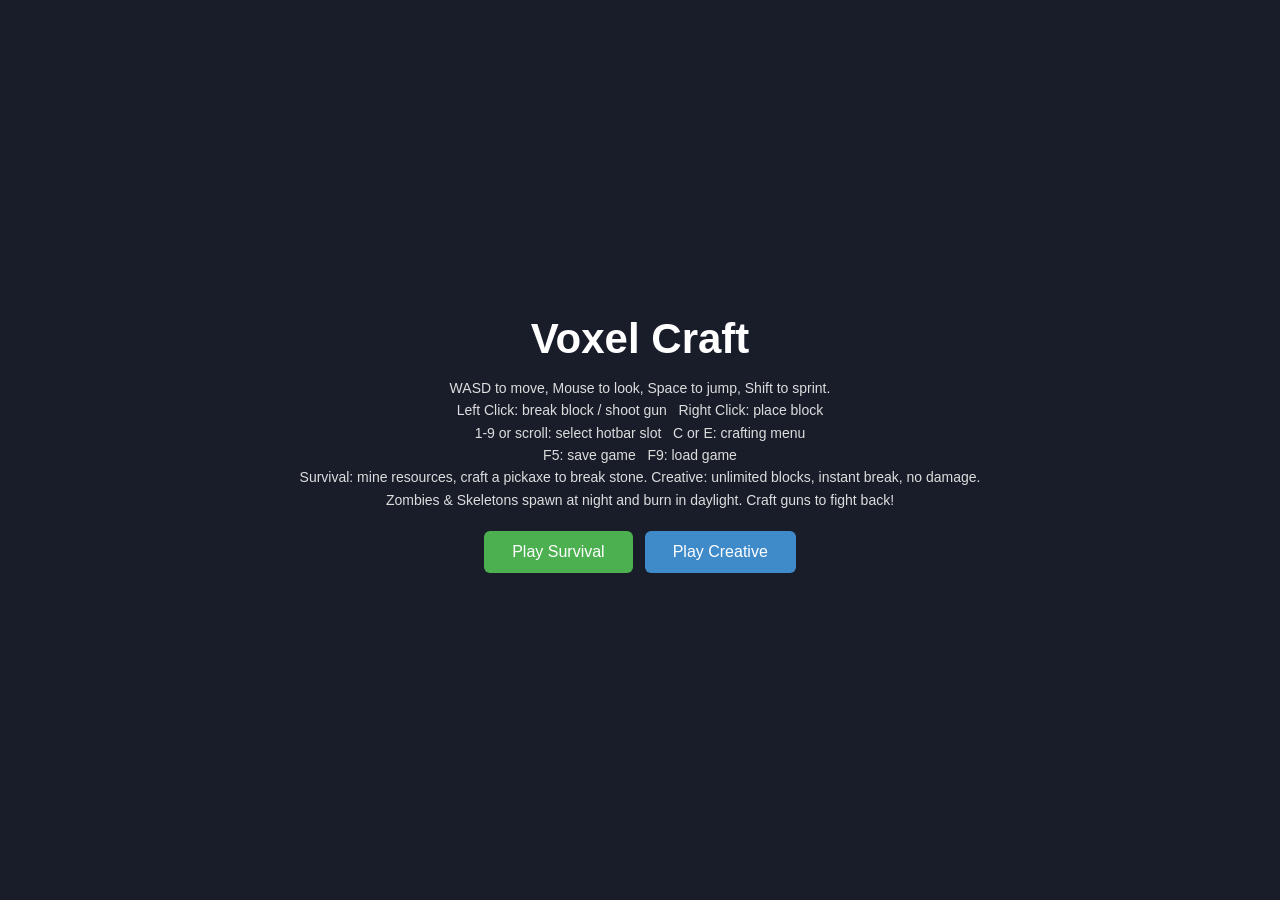
<file: index.html>
<!DOCTYPE html>
<html lang="en">
<head>
<meta charset="UTF-8">
<meta name="viewport" content="width=device-width, initial-scale=1.0">
<title>Voxel Craft</title>
<link rel="stylesheet" href="style.css">
</head>
<body>

<div id="damageFlash"></div>
<div id="crosshair"></div>

<div id="hud">
  <div id="topLeft">
    <div id="healthBar">
      <span id="healthLabel">Health</span>
      <div id="healthTrack"><div id="healthFill"></div></div>
    </div>
    <div id="resourceBar"></div>
  </div>
  <div id="topRight">
    <div id="dayNightIndicator">
      <span id="dnIcon">&#9728;</span>
      <span id="dnLabel">Day 1</span>
      <span id="modeLabel"></span>
    </div>
    <div id="saveControls">
      <button id="saveBtn">Save</button>
      <button id="loadBtn">Load</button>
      <button id="exportBtn">Export</button>
      <button id="importBtn">Import</button>
      <input type="file" id="importFile" accept=".json" style="display:none">
    </div>
  </div>
</div>

<div id="toast"></div>

<div id="hotbar"></div>

<div id="craftingPanel" class="hidden">
  <h2>Crafting</h2>
  <div id="craftResources"></div>
  <div id="craftRecipes"></div>
  <div class="hint">Press C or E to close</div>
</div>

<div id="deathScreen" class="hidden">
  <h1>You Died</h1>
  <button id="respawnBtn">Respawn</button>
</div>

<div id="startScreen">
  <h1>Voxel Craft</h1>
  <p>WASD to move, Mouse to look, Space to jump, Shift to sprint.<br>
     Left Click: break block / shoot gun &nbsp; Right Click: place block<br>
     1-9 or scroll: select hotbar slot &nbsp; C or E: crafting menu<br>
     F5: save game &nbsp; F9: load game<br>
     Survival: mine resources, craft a pickaxe to break stone. Creative: unlimited blocks, instant break, no damage.<br>
     Zombies &amp; Skeletons spawn at night and burn in daylight. Craft guns to fight back!</p>
  <div id="modeSelect">
    <button id="survivalBtn">Play Survival</button>
    <button id="creativeBtn">Play Creative</button>
  </div>
  <button id="continueBtn" class="hidden">Continue</button>
  <div id="loadHint"></div>
</div>

<script src="js/lib/three.min.js"></script>
<script src="js/noise.js"></script>
<script src="js/blocks.js"></script>
<script src="js/world.js"></script>
<script src="js/player.js"></script>
<script src="js/mobs.js"></script>
<script src="js/guns.js"></script>
<script src="js/inventory.js"></script>
<script src="js/save.js"></script>
<script src="js/ui.js"></script>
<script src="js/main.js"></script>
</body>
</html>
</file>
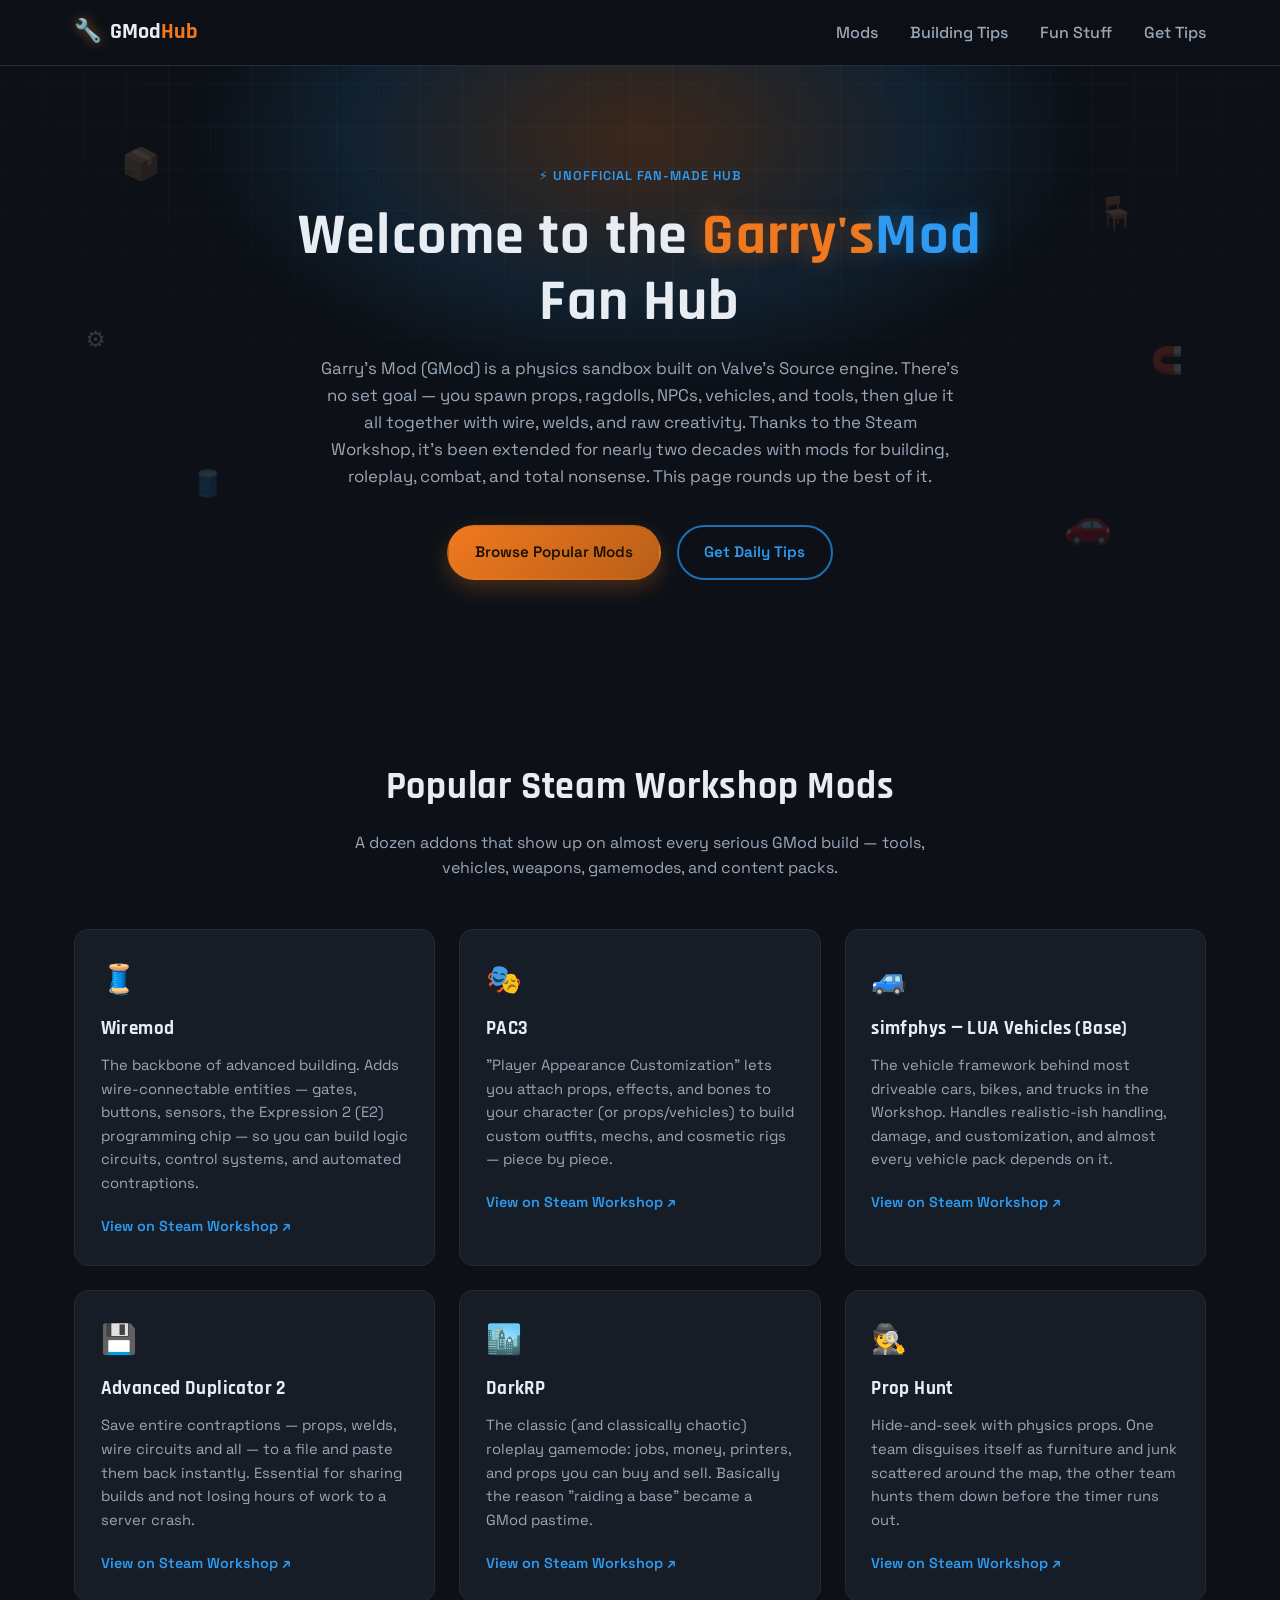
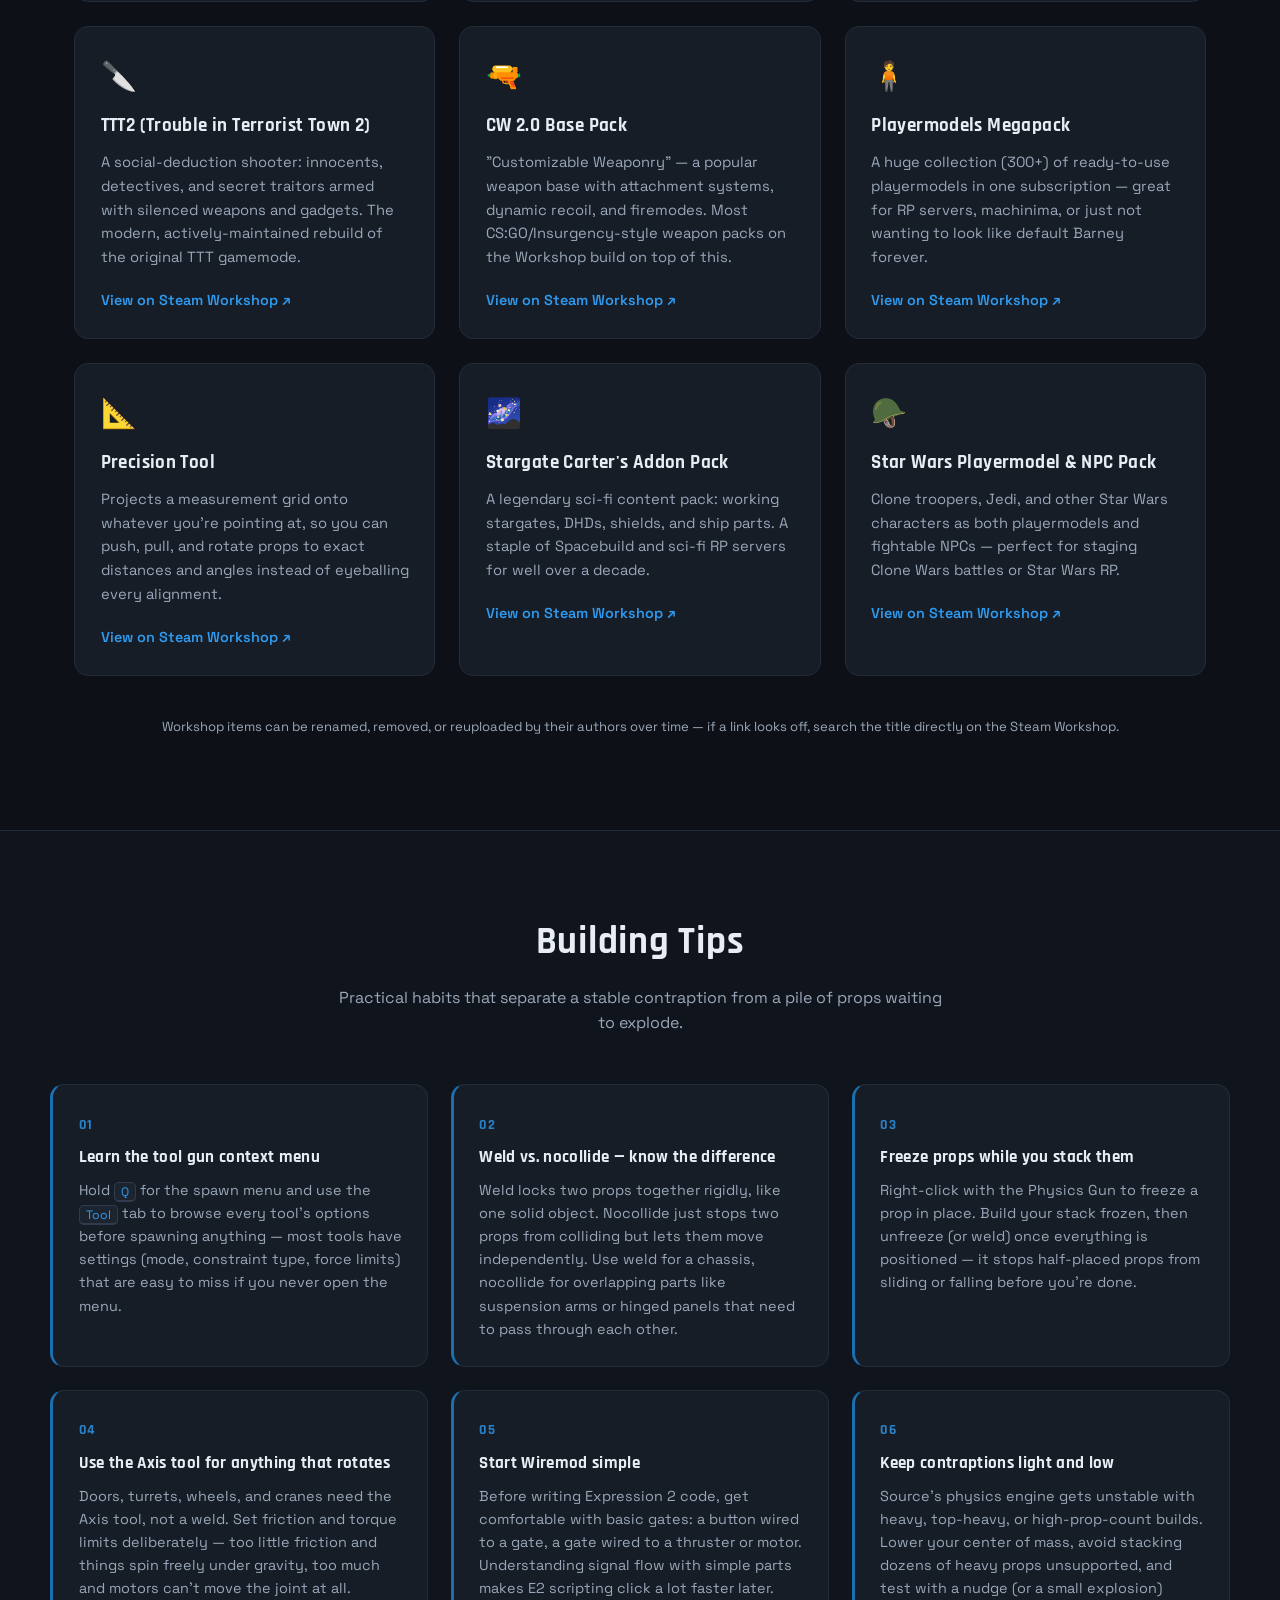
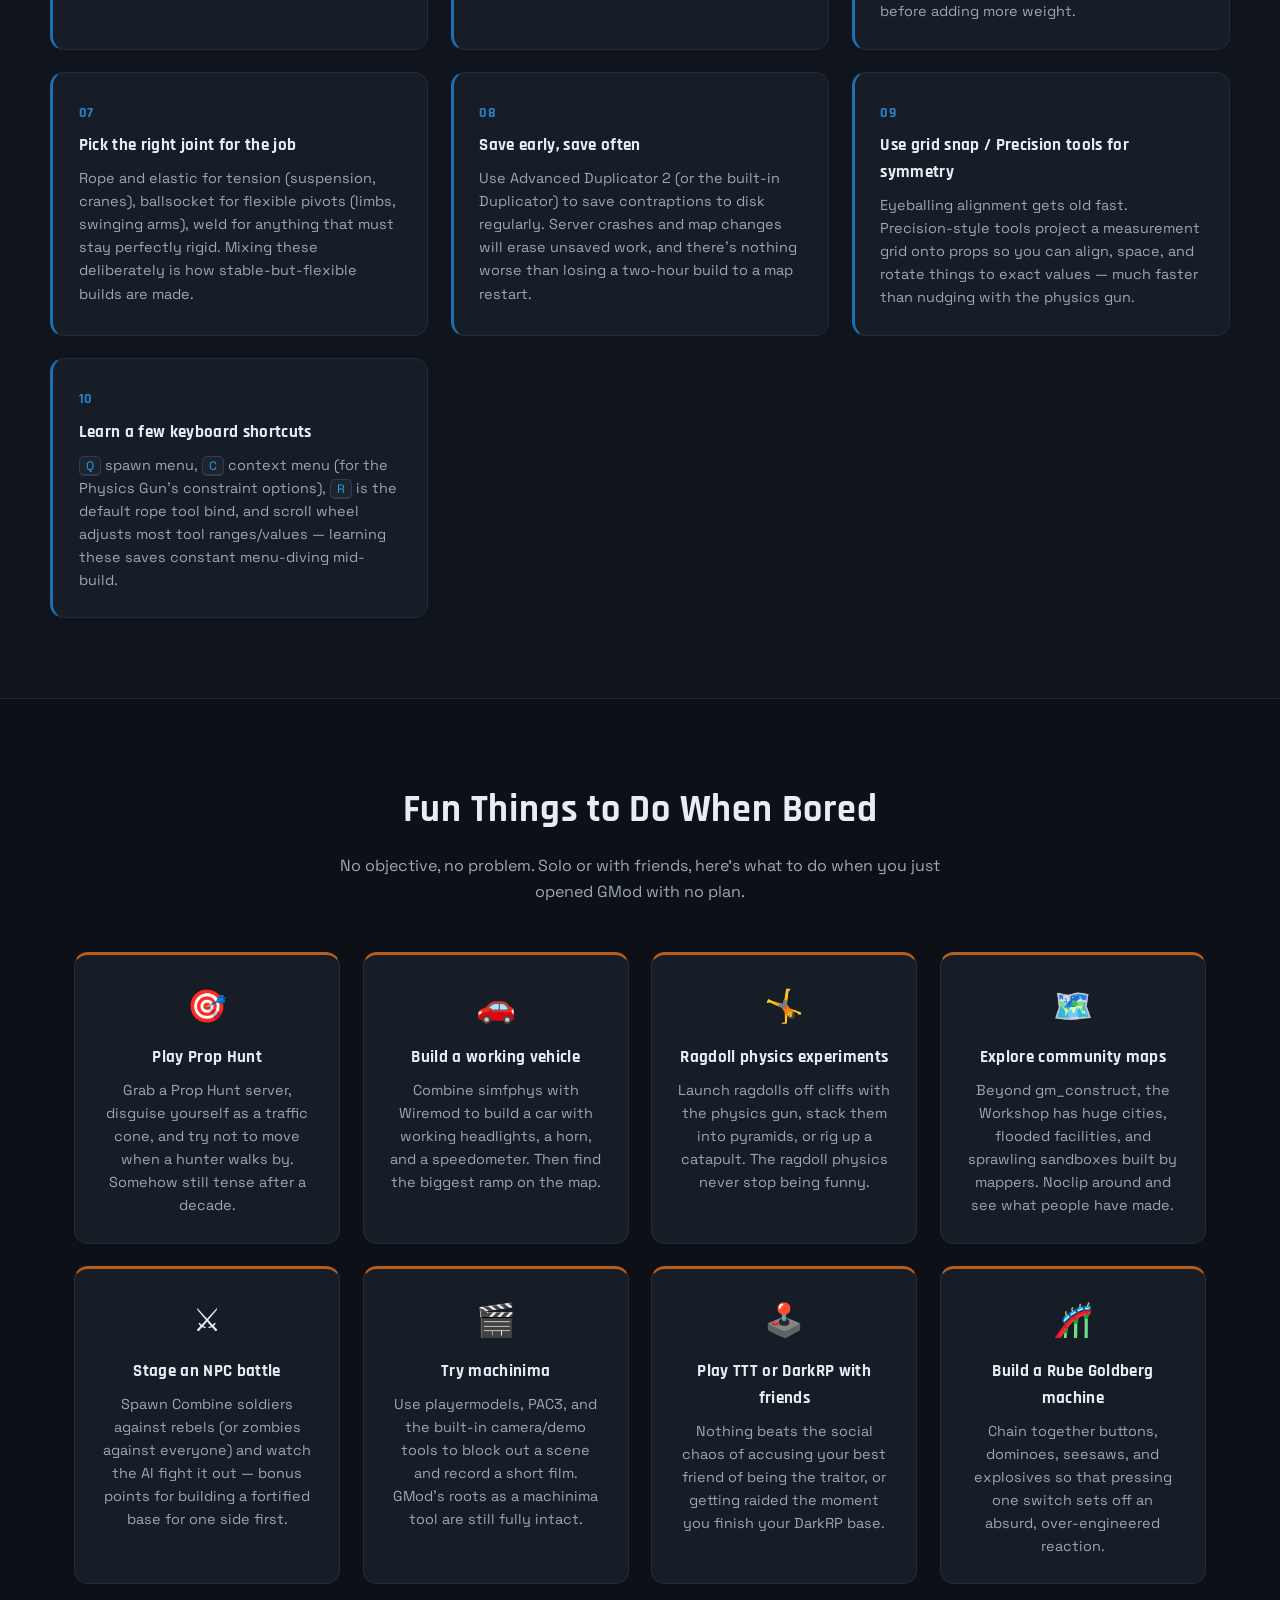
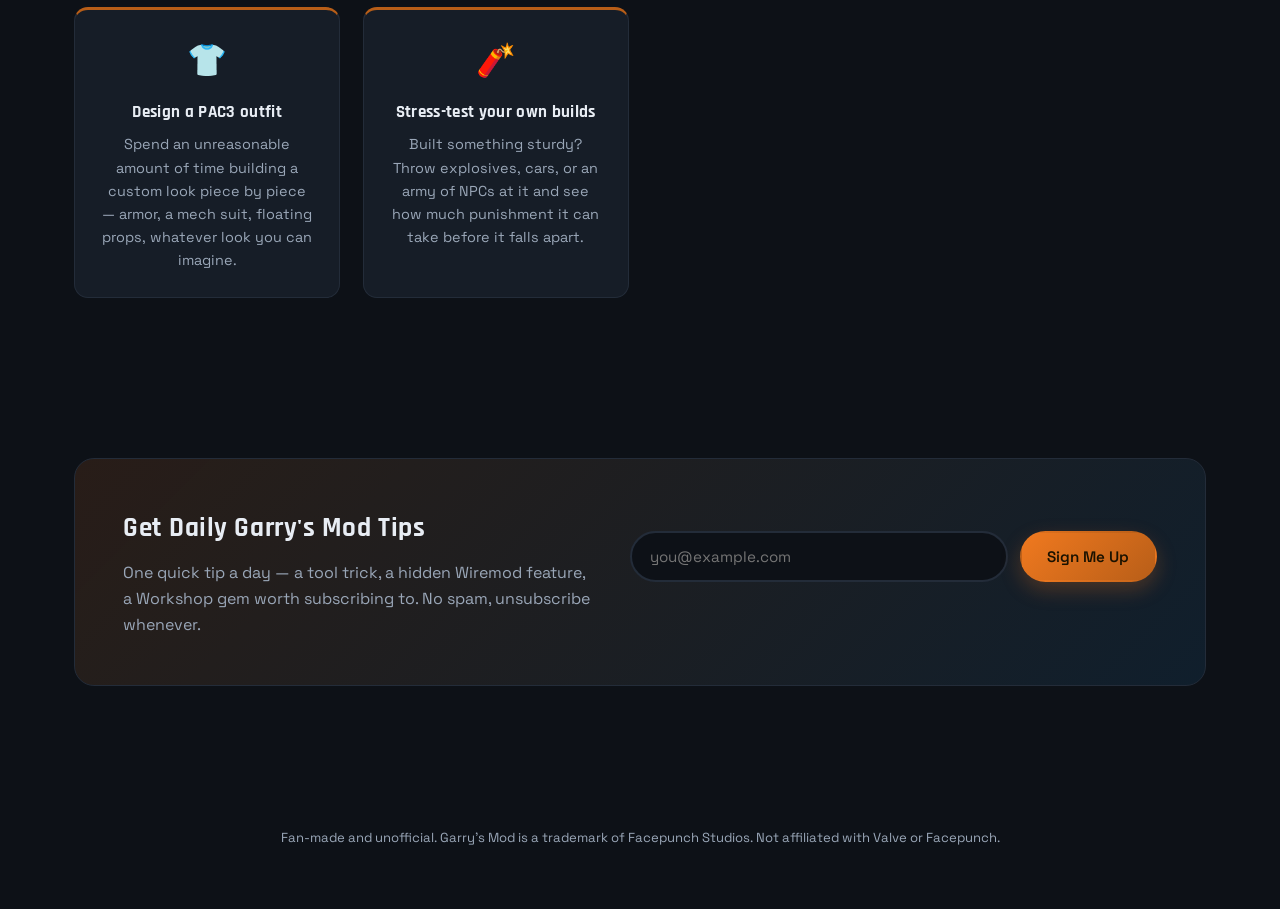
<file: garrys-mod-hub/index.html>
<!DOCTYPE html>
<html lang="en">
<head>
<meta charset="UTF-8">
<meta name="viewport" content="width=device-width, initial-scale=1.0">
<title>Garry's Mod Fan Hub — Mods, Tips &amp; Chaos</title>
<meta name="description" content="A fan hub for Garry's Mod: popular Workshop mods, building tips, and fun things to do when you're bored.">
<link rel="preconnect" href="https://fonts.googleapis.com">
<link rel="preconnect" href="https://fonts.gstatic.com" crossorigin>
<link href="https://fonts.googleapis.com/css2?family=Rajdhani:wght@500;600;700&family=Space+Grotesk:wght@400;500;600;700&display=swap" rel="stylesheet">
<link rel="stylesheet" href="style.css">
</head>
<body>

<div class="bg-grid"></div>

<header class="site-header">
  <nav class="navbar">
    <a href="#top" class="brand">
      <span class="brand-icon">🔧</span>
      <span class="brand-text">GMod<span class="accent">Hub</span></span>
    </a>
    <button class="nav-toggle" id="navToggle" aria-label="Toggle navigation" aria-expanded="false">
      <span></span><span></span><span></span>
    </button>
    <ul class="nav-links" id="navLinks">
      <li><a href="#mods">Mods</a></li>
      <li><a href="#tips">Building Tips</a></li>
      <li><a href="#fun">Fun Stuff</a></li>
      <li><a href="#signup">Get Tips</a></li>
    </ul>
  </nav>
</header>

<main>
  <section id="top" class="hero">
    <div class="hero-glow"></div>
    <div class="hero-content">
      <p class="hero-kicker">⚡ Unofficial fan-made hub</p>
      <h1 class="hero-title">
        Welcome to the <span class="accent-orange">Garry's</span><span class="accent-blue">Mod</span> Fan Hub
      </h1>
      <p class="hero-subtitle">
        Garry's Mod (GMod) is a physics sandbox built on Valve's Source engine. There's no set goal — you
        spawn props, ragdolls, NPCs, vehicles, and tools, then glue it all together with wire, welds, and
        raw creativity. Thanks to the Steam Workshop, it's been extended for nearly two decades with mods
        for building, roleplay, combat, and total nonsense. This page rounds up the best of it.
      </p>
      <div class="hero-actions">
        <a href="#mods" class="btn btn-primary">Browse Popular Mods</a>
        <a href="#signup" class="btn btn-ghost">Get Daily Tips</a>
      </div>
    </div>
    <div class="hero-props" aria-hidden="true">
      <span class="prop prop-1">📦</span>
      <span class="prop prop-2">🛢️</span>
      <span class="prop prop-3">🪑</span>
      <span class="prop prop-4">🚗</span>
      <span class="prop prop-5">⚙️</span>
      <span class="prop prop-6">🧲</span>
    </div>
  </section>

  <section id="mods" class="section">
    <div class="section-heading">
      <h2>Popular Steam Workshop Mods</h2>
      <p>A dozen addons that show up on almost every serious GMod build — tools, vehicles, weapons, gamemodes, and content packs.</p>
    </div>
    <div class="mod-grid">

      <article class="mod-card">
        <div class="mod-icon">🧵</div>
        <h3>Wiremod</h3>
        <p>The backbone of advanced building. Adds wire-connectable entities — gates, buttons, sensors,
          the Expression 2 (E2) programming chip — so you can build logic circuits, control systems,
          and automated contraptions.</p>
        <a class="mod-link" href="https://steamcommunity.com/sharedfiles/filedetails/?id=160250458" target="_blank" rel="noopener noreferrer">View on Steam Workshop ↗</a>
      </article>

      <article class="mod-card">
        <div class="mod-icon">🎭</div>
        <h3>PAC3</h3>
        <p>"Player Appearance Customization" lets you attach props, effects, and bones to your character
          (or props/vehicles) to build custom outfits, mechs, and cosmetic rigs — piece by piece.</p>
        <a class="mod-link" href="https://steamcommunity.com/sharedfiles/filedetails/?id=104691717" target="_blank" rel="noopener noreferrer">View on Steam Workshop ↗</a>
      </article>

      <article class="mod-card">
        <div class="mod-icon">🚙</div>
        <h3>simfphys — LUA Vehicles (Base)</h3>
        <p>The vehicle framework behind most driveable cars, bikes, and trucks in the Workshop. Handles
          realistic-ish handling, damage, and customization, and almost every vehicle pack depends on it.</p>
        <a class="mod-link" href="https://steamcommunity.com/sharedfiles/filedetails/?id=771487490" target="_blank" rel="noopener noreferrer">View on Steam Workshop ↗</a>
      </article>

      <article class="mod-card">
        <div class="mod-icon">💾</div>
        <h3>Advanced Duplicator 2</h3>
        <p>Save entire contraptions — props, welds, wire circuits and all — to a file and paste them back
          instantly. Essential for sharing builds and not losing hours of work to a server crash.</p>
        <a class="mod-link" href="https://steamcommunity.com/sharedfiles/filedetails/?id=773402917" target="_blank" rel="noopener noreferrer">View on Steam Workshop ↗</a>
      </article>

      <article class="mod-card">
        <div class="mod-icon">🏙️</div>
        <h3>DarkRP</h3>
        <p>The classic (and classically chaotic) roleplay gamemode: jobs, money, printers, and props you
          can buy and sell. Basically the reason "raiding a base" became a GMod pastime.</p>
        <a class="mod-link" href="https://steamcommunity.com/sharedfiles/filedetails/?id=248302805" target="_blank" rel="noopener noreferrer">View on Steam Workshop ↗</a>
      </article>

      <article class="mod-card">
        <div class="mod-icon">🕵️</div>
        <h3>Prop Hunt</h3>
        <p>Hide-and-seek with physics props. One team disguises itself as furniture and junk scattered
          around the map, the other team hunts them down before the timer runs out.</p>
        <a class="mod-link" href="https://steamcommunity.com/sharedfiles/filedetails/?id=135509255" target="_blank" rel="noopener noreferrer">View on Steam Workshop ↗</a>
      </article>

      <article class="mod-card">
        <div class="mod-icon">🔪</div>
        <h3>TTT2 (Trouble in Terrorist Town 2)</h3>
        <p>A social-deduction shooter: innocents, detectives, and secret traitors armed with silenced
          weapons and gadgets. The modern, actively-maintained rebuild of the original TTT gamemode.</p>
        <a class="mod-link" href="https://steamcommunity.com/workshop/filedetails/?id=1357745995" target="_blank" rel="noopener noreferrer">View on Steam Workshop ↗</a>
      </article>

      <article class="mod-card">
        <div class="mod-icon">🔫</div>
        <h3>CW 2.0 Base Pack</h3>
        <p>"Customizable Weaponry" — a popular weapon base with attachment systems, dynamic recoil, and
          firemodes. Most CS:GO/Insurgency-style weapon packs on the Workshop build on top of this.</p>
        <a class="mod-link" href="https://steamcommunity.com/sharedfiles/filedetails/?id=1586951866" target="_blank" rel="noopener noreferrer">View on Steam Workshop ↗</a>
      </article>

      <article class="mod-card">
        <div class="mod-icon">🧍</div>
        <h3>Playermodels Megapack</h3>
        <p>A huge collection (300+) of ready-to-use playermodels in one subscription — great for RP
          servers, machinima, or just not wanting to look like default Barney forever.</p>
        <a class="mod-link" href="https://steamcommunity.com/sharedfiles/filedetails/?id=843965836" target="_blank" rel="noopener noreferrer">View on Steam Workshop ↗</a>
      </article>

      <article class="mod-card">
        <div class="mod-icon">📐</div>
        <h3>Precision Tool</h3>
        <p>Projects a measurement grid onto whatever you're pointing at, so you can push, pull, and
          rotate props to exact distances and angles instead of eyeballing every alignment.</p>
        <a class="mod-link" href="https://steamcommunity.com/sharedfiles/filedetails/?id=104482086" target="_blank" rel="noopener noreferrer">View on Steam Workshop ↗</a>
      </article>

      <article class="mod-card">
        <div class="mod-icon">🌌</div>
        <h3>Stargate Carter's Addon Pack</h3>
        <p>A legendary sci-fi content pack: working stargates, DHDs, shields, and ship parts. A staple of
          Spacebuild and sci-fi RP servers for well over a decade.</p>
        <a class="mod-link" href="https://steamcommunity.com/sharedfiles/filedetails/?id=180077636" target="_blank" rel="noopener noreferrer">View on Steam Workshop ↗</a>
      </article>

      <article class="mod-card">
        <div class="mod-icon">🪖</div>
        <h3>Star Wars Playermodel &amp; NPC Pack</h3>
        <p>Clone troopers, Jedi, and other Star Wars characters as both playermodels and fightable NPCs —
          perfect for staging Clone Wars battles or Star Wars RP.</p>
        <a class="mod-link" href="https://steamcommunity.com/sharedfiles/filedetails/?id=454351026" target="_blank" rel="noopener noreferrer">View on Steam Workshop ↗</a>
      </article>

    </div>
    <p class="mod-disclaimer">Workshop items can be renamed, removed, or reuploaded by their authors over time — if a link looks off, search the title directly on the Steam Workshop.</p>
  </section>

  <section id="tips" class="section section-alt">
    <div class="section-heading">
      <h2>Building Tips</h2>
      <p>Practical habits that separate a stable contraption from a pile of props waiting to explode.</p>
    </div>
    <div class="tips-grid">
      <div class="tip-card">
        <span class="tip-num">01</span>
        <h3>Learn the tool gun context menu</h3>
        <p>Hold <kbd>Q</kbd> for the spawn menu and use the <kbd>Tool</kbd> tab to browse every tool's
          options before spawning anything — most tools have settings (mode, constraint type, force
          limits) that are easy to miss if you never open the menu.</p>
      </div>
      <div class="tip-card">
        <span class="tip-num">02</span>
        <h3>Weld vs. nocollide — know the difference</h3>
        <p>Weld locks two props together rigidly, like one solid object. Nocollide just stops two props
          from colliding but lets them move independently. Use weld for a chassis, nocollide for
          overlapping parts like suspension arms or hinged panels that need to pass through each other.</p>
      </div>
      <div class="tip-card">
        <span class="tip-num">03</span>
        <h3>Freeze props while you stack them</h3>
        <p>Right-click with the Physics Gun to freeze a prop in place. Build your stack frozen, then
          unfreeze (or weld) once everything is positioned — it stops half-placed props from sliding or
          falling before you're done.</p>
      </div>
      <div class="tip-card">
        <span class="tip-num">04</span>
        <h3>Use the Axis tool for anything that rotates</h3>
        <p>Doors, turrets, wheels, and cranes need the Axis tool, not a weld. Set friction and torque
          limits deliberately — too little friction and things spin freely under gravity, too much and
          motors can't move the joint at all.</p>
      </div>
      <div class="tip-card">
        <span class="tip-num">05</span>
        <h3>Start Wiremod simple</h3>
        <p>Before writing Expression 2 code, get comfortable with basic gates: a button wired to a
          gate, a gate wired to a thruster or motor. Understanding signal flow with simple parts makes
          E2 scripting click a lot faster later.</p>
      </div>
      <div class="tip-card">
        <span class="tip-num">06</span>
        <h3>Keep contraptions light and low</h3>
        <p>Source's physics engine gets unstable with heavy, top-heavy, or high-prop-count builds.
          Lower your center of mass, avoid stacking dozens of heavy props unsupported, and test with a
          nudge (or a small explosion) before adding more weight.</p>
      </div>
      <div class="tip-card">
        <span class="tip-num">07</span>
        <h3>Pick the right joint for the job</h3>
        <p>Rope and elastic for tension (suspension, cranes), ballsocket for flexible pivots (limbs,
          swinging arms), weld for anything that must stay perfectly rigid. Mixing these deliberately is
          how stable-but-flexible builds are made.</p>
      </div>
      <div class="tip-card">
        <span class="tip-num">08</span>
        <h3>Save early, save often</h3>
        <p>Use Advanced Duplicator 2 (or the built-in Duplicator) to save contraptions to disk regularly.
          Server crashes and map changes will erase unsaved work, and there's nothing worse than losing
          a two-hour build to a map restart.</p>
      </div>
      <div class="tip-card">
        <span class="tip-num">09</span>
        <h3>Use grid snap / Precision tools for symmetry</h3>
        <p>Eyeballing alignment gets old fast. Precision-style tools project a measurement grid onto
          props so you can align, space, and rotate things to exact values — much faster than nudging
          with the physics gun.</p>
      </div>
      <div class="tip-card">
        <span class="tip-num">10</span>
        <h3>Learn a few keyboard shortcuts</h3>
        <p><kbd>Q</kbd> spawn menu, <kbd>C</kbd> context menu (for the Physics Gun's constraint options),
          <kbd>R</kbd> is the default rope tool bind, and scroll wheel adjusts most tool ranges/values —
          learning these saves constant menu-diving mid-build.</p>
      </div>
    </div>
  </section>

  <section id="fun" class="section">
    <div class="section-heading">
      <h2>Fun Things to Do When Bored</h2>
      <p>No objective, no problem. Solo or with friends, here's what to do when you just opened GMod with no plan.</p>
    </div>
    <div class="fun-grid">
      <div class="fun-card">
        <div class="fun-icon">🎯</div>
        <h3>Play Prop Hunt</h3>
        <p>Grab a Prop Hunt server, disguise yourself as a traffic cone, and try not to move when a
          hunter walks by. Somehow still tense after a decade.</p>
      </div>
      <div class="fun-card">
        <div class="fun-icon">🚗</div>
        <h3>Build a working vehicle</h3>
        <p>Combine simfphys with Wiremod to build a car with working headlights, a horn, and a
          speedometer. Then find the biggest ramp on the map.</p>
      </div>
      <div class="fun-card">
        <div class="fun-icon">🤸</div>
        <h3>Ragdoll physics experiments</h3>
        <p>Launch ragdolls off cliffs with the physics gun, stack them into pyramids, or rig up a
          catapult. The ragdoll physics never stop being funny.</p>
      </div>
      <div class="fun-card">
        <div class="fun-icon">🗺️</div>
        <h3>Explore community maps</h3>
        <p>Beyond gm_construct, the Workshop has huge cities, flooded facilities, and sprawling
          sandboxes built by mappers. Noclip around and see what people have made.</p>
      </div>
      <div class="fun-card">
        <div class="fun-icon">⚔️</div>
        <h3>Stage an NPC battle</h3>
        <p>Spawn Combine soldiers against rebels (or zombies against everyone) and watch the AI fight it
          out — bonus points for building a fortified base for one side first.</p>
      </div>
      <div class="fun-card">
        <div class="fun-icon">🎬</div>
        <h3>Try machinima</h3>
        <p>Use playermodels, PAC3, and the built-in camera/demo tools to block out a scene and record a
          short film. GMod's roots as a machinima tool are still fully intact.</p>
      </div>
      <div class="fun-card">
        <div class="fun-icon">🕹️</div>
        <h3>Play TTT or DarkRP with friends</h3>
        <p>Nothing beats the social chaos of accusing your best friend of being the traitor, or getting
          raided the moment you finish your DarkRP base.</p>
      </div>
      <div class="fun-card">
        <div class="fun-icon">🎢</div>
        <h3>Build a Rube Goldberg machine</h3>
        <p>Chain together buttons, dominoes, seesaws, and explosives so that pressing one switch sets
          off an absurd, over-engineered reaction.</p>
      </div>
      <div class="fun-card">
        <div class="fun-icon">👕</div>
        <h3>Design a PAC3 outfit</h3>
        <p>Spend an unreasonable amount of time building a custom look piece by piece — armor, a mech
          suit, floating props, whatever look you can imagine.</p>
      </div>
      <div class="fun-card">
        <div class="fun-icon">🧨</div>
        <h3>Stress-test your own builds</h3>
        <p>Built something sturdy? Throw explosives, cars, or an army of NPCs at it and see how much
          punishment it can take before it falls apart.</p>
      </div>
    </div>
  </section>

  <section id="signup" class="section signup-section">
    <div class="signup-card">
      <div class="signup-text">
        <h2>Get Daily Garry's Mod Tips</h2>
        <p>One quick tip a day — a tool trick, a hidden Wiremod feature, a Workshop gem worth
          subscribing to. No spam, unsubscribe whenever.</p>
      </div>
      <form id="signupForm" class="signup-form" novalidate>
        <div class="form-row">
          <label for="emailInput" class="sr-only">Email address</label>
          <input
            type="email"
            id="emailInput"
            name="email"
            placeholder="you@example.com"
            autocomplete="email"
            required
          >
          <button type="submit" class="btn btn-primary" id="signupBtn">Sign Me Up</button>
        </div>
        <p class="form-message" id="formMessage" role="status" aria-live="polite"></p>
      </form>
    </div>
  </section>
</main>

<footer class="site-footer">
  <p>Fan-made and unofficial. Garry's Mod is a trademark of Facepunch Studios. Not affiliated with Valve or Facepunch.</p>
</footer>

<script src="script.js"></script>
</body>
</html>
</file>
<file: style.css>
* { margin: 0; padding: 0; box-sizing: border-box; }

html, body {
  width: 100%; height: 100%;
  overflow: hidden;
  background: #87ceeb;
  font-family: 'Segoe UI', Tahoma, Geneva, Verdana, sans-serif;
  user-select: none;
}

canvas { display: block; }

#damageFlash {
  position: fixed; inset: 0; background: rgba(255,0,0,0.35);
  opacity: 0; pointer-events: none; z-index: 18; transition: opacity 0.15s;
}

#crosshair {
  position: fixed; top: 50%; left: 50%;
  width: 20px; height: 20px;
  transform: translate(-50%, -50%);
  pointer-events: none;
  z-index: 20;
  display: none;
}
#crosshair::before, #crosshair::after {
  content: ""; position: absolute; background: rgba(255,255,255,0.85);
  box-shadow: 0 0 2px rgba(0,0,0,0.8);
}
#crosshair::before { left: 9px; top: 0; width: 2px; height: 20px; }
#crosshair::after { top: 9px; left: 0; width: 20px; height: 2px; }

#hud {
  position: fixed; top: 0; left: 0; width: 100%;
  display: flex; justify-content: space-between;
  padding: 10px 14px;
  pointer-events: none;
  z-index: 15;
  display: none;
}
#hud.visible { display: flex; }

#topLeft, #topRight { display: flex; flex-direction: column; gap: 6px; align-items: flex-start; }
#topRight { align-items: flex-end; }

#healthBar { color: #fff; text-shadow: 1px 1px 2px #000; font-size: 13px; }
#healthTrack {
  width: 160px; height: 14px; background: rgba(0,0,0,0.5);
  border: 2px solid #222; border-radius: 3px; overflow: hidden; margin-top: 2px;
}
#healthFill {
  height: 100%; width: 100%; background: linear-gradient(90deg,#e53935,#ff7043);
  transition: width 0.2s;
}

#resourceBar {
  background: rgba(0,0,0,0.45); color: #fff; padding: 6px 10px; border-radius: 6px;
  font-size: 12px; line-height: 1.5; text-shadow: 1px 1px 1px #000;
}

#dayNightIndicator {
  background: rgba(0,0,0,0.45); color: #fff; padding: 6px 12px; border-radius: 6px;
  font-size: 14px; display: flex; align-items: center; gap: 8px; text-shadow: 1px 1px 1px #000;
}
#dnIcon { font-size: 18px; }
#modeLabel {
  font-size: 10px; text-transform: uppercase; letter-spacing: 0.5px;
  background: rgba(255,255,255,0.15); padding: 2px 6px; border-radius: 3px;
}
#modeLabel.creative { background: rgba(76,175,80,0.5); }

#saveControls { pointer-events: all; display: flex; gap: 6px; }
#saveControls button {
  background: rgba(0,0,0,0.55); color: #fff; border: 1px solid #555;
  padding: 5px 10px; border-radius: 4px; cursor: pointer; font-size: 12px;
}
#saveControls button:hover { background: rgba(0,0,0,0.8); }

#toast {
  position: fixed; top: 70px; left: 50%; transform: translateX(-50%);
  background: rgba(0,0,0,0.7); color: #fff; padding: 8px 16px; border-radius: 6px;
  font-size: 14px; z-index: 25; opacity: 0; transition: opacity 0.4s; pointer-events: none;
  text-shadow: 1px 1px 1px #000;
}
#toast.show { opacity: 1; }

#hotbar {
  position: fixed; bottom: 14px; left: 50%; transform: translateX(-50%);
  display: none; gap: 4px; z-index: 15; pointer-events: none;
}
#hotbar.visible { display: flex; }

.hotbar-slot {
  width: 52px; height: 52px; background: rgba(0,0,0,0.45);
  border: 2px solid #444; border-radius: 4px;
  display: flex; align-items: center; justify-content: center;
  position: relative;
}
.hotbar-slot.selected { border-color: #fff; box-shadow: 0 0 8px rgba(255,255,255,0.8); }
.hotbar-slot .swatch { width: 34px; height: 34px; border: 1px solid rgba(0,0,0,0.4); image-rendering: pixelated; }
.hotbar-slot .count {
  position: absolute; bottom: 1px; right: 3px; color: #fff; font-size: 11px;
  text-shadow: 1px 1px 1px #000; font-weight: bold;
}
.hotbar-slot .key {
  position: absolute; top: 1px; left: 3px; color: #ccc; font-size: 9px; text-shadow: 1px 1px 1px #000;
}
.hotbar-slot .label {
  position: absolute; bottom: -16px; left: 50%; transform: translateX(-50%);
  font-size: 9px; color: #fff; text-shadow: 1px 1px 1px #000; white-space: nowrap;
}

#craftingPanel {
  position: fixed; top: 50%; left: 50%; transform: translate(-50%,-50%);
  background: rgba(20,20,25,0.95); border: 2px solid #555; border-radius: 8px;
  padding: 18px 22px; color: #fff; width: 380px; max-height: 70vh; overflow-y: auto;
  z-index: 30;
}
#craftingPanel.hidden { display: none; }
#craftingPanel h2 { margin-bottom: 10px; }
#craftResources { font-size: 12px; color: #ccc; margin-bottom: 12px; line-height: 1.6; }
.recipe {
  display: flex; justify-content: space-between; align-items: center;
  background: rgba(255,255,255,0.06); padding: 8px 10px; border-radius: 5px; margin-bottom: 6px;
}
.recipe .info { font-size: 13px; }
.recipe .cost { font-size: 11px; color: #aaa; display: block; margin-top: 2px; }
.recipe button {
  background: #4caf50; color: #fff; border: none; padding: 6px 12px; border-radius: 4px; cursor: pointer;
}
.recipe button:disabled { background: #555; cursor: not-allowed; }
.hint { font-size: 11px; color: #888; margin-top: 10px; text-align: center; }

#deathScreen {
  position: fixed; top: 0; left: 0; width: 100%; height: 100%;
  background: rgba(120,0,0,0.55); color: #fff; display: flex; flex-direction: column;
  align-items: center; justify-content: center; z-index: 40;
}
#deathScreen.hidden { display: none; }
#deathScreen h1 { font-size: 48px; margin-bottom: 20px; text-shadow: 2px 2px 4px #000; }
#deathScreen button, #startScreen button {
  background: #4caf50; color: #fff; border: none; padding: 12px 28px; font-size: 16px;
  border-radius: 6px; cursor: pointer;
}

#startScreen {
  position: fixed; top: 0; left: 0; width: 100%; height: 100%;
  background: rgba(10,10,20,0.85); color: #fff; display: flex; flex-direction: column;
  align-items: center; justify-content: center; z-index: 50; text-align: center; padding: 20px;
}
#startScreen.hidden { display: none; }
#startScreen h1 { font-size: 42px; margin-bottom: 14px; }
#startScreen p { margin-bottom: 20px; line-height: 1.6; font-size: 14px; color: #ddd; }
#loadHint { margin-top: 12px; font-size: 12px; color: #9fd; }
#modeSelect { display: flex; gap: 12px; }
#startScreen #creativeBtn { background: #3f8ac9; }
#continueBtn.hidden { display: none; }
#startScreen #continueBtn { margin-top: 14px; background: #777; }
</file>
<file: garrys-mod-hub/style.css>
:root {
  --bg: #0d1117;
  --bg-alt: #10151d;
  --card-bg: #161d27;
  --card-border: #232c39;
  --text: #e8edf4;
  --text-dim: #9aa7b8;
  --orange: #f0791f;
  --orange-dim: #b85e18;
  --blue: #2f9bf0;
  --blue-dim: #1c6fb0;
  --shadow: 0 10px 30px rgba(0, 0, 0, 0.35);
  --radius: 14px;
  --max-width: 1180px;
  font-size: 16px;
}

* {
  box-sizing: border-box;
}

html {
  scroll-behavior: smooth;
}

body {
  margin: 0;
  background: var(--bg);
  color: var(--text);
  font-family: 'Space Grotesk', 'Segoe UI', system-ui, sans-serif;
  line-height: 1.6;
  overflow-x: hidden;
}

h1, h2, h3 {
  font-family: 'Rajdhani', 'Space Grotesk', sans-serif;
  font-weight: 700;
  letter-spacing: 0.02em;
  margin: 0;
}

a {
  color: inherit;
}

kbd {
  background: #1c2430;
  border: 1px solid #303c4d;
  border-bottom-width: 2px;
  border-radius: 5px;
  padding: 0.05em 0.5em;
  font-size: 0.85em;
  font-family: 'Space Grotesk', monospace;
  color: var(--blue);
}

.sr-only {
  position: absolute;
  width: 1px;
  height: 1px;
  padding: 0;
  margin: -1px;
  overflow: hidden;
  clip: rect(0, 0, 0, 0);
  white-space: nowrap;
  border: 0;
}

.accent { color: var(--orange); }
.accent-orange { color: var(--orange); text-shadow: 0 0 24px rgba(240, 121, 31, 0.35); }
.accent-blue { color: var(--blue); text-shadow: 0 0 24px rgba(47, 155, 240, 0.35); }

/* Background grid texture */
.bg-grid {
  position: fixed;
  inset: 0;
  z-index: -1;
  background-image:
    linear-gradient(rgba(47, 155, 240, 0.05) 1px, transparent 1px),
    linear-gradient(90deg, rgba(47, 155, 240, 0.05) 1px, transparent 1px);
  background-size: 42px 42px;
  mask-image: radial-gradient(ellipse 80% 60% at 50% 0%, black 40%, transparent 90%);
}

/* Header / nav */
.site-header {
  position: sticky;
  top: 0;
  z-index: 100;
  background: rgba(13, 17, 23, 0.85);
  backdrop-filter: blur(10px);
  border-bottom: 1px solid var(--card-border);
}

.navbar {
  max-width: var(--max-width);
  margin: 0 auto;
  padding: 0.9rem 1.5rem;
  display: flex;
  align-items: center;
  justify-content: space-between;
}

.brand {
  display: flex;
  align-items: center;
  gap: 0.5rem;
  text-decoration: none;
  font-family: 'Rajdhani', sans-serif;
  font-weight: 700;
  font-size: 1.4rem;
  color: var(--text);
}

.brand-icon {
  filter: drop-shadow(0 0 6px rgba(240, 121, 31, 0.6));
}

.nav-links {
  list-style: none;
  display: flex;
  gap: 2rem;
  margin: 0;
  padding: 0;
}

.nav-links a {
  text-decoration: none;
  color: var(--text-dim);
  font-weight: 500;
  transition: color 0.2s ease;
  position: relative;
}

.nav-links a:hover {
  color: var(--orange);
}

.nav-toggle {
  display: none;
  flex-direction: column;
  gap: 5px;
  background: none;
  border: none;
  cursor: pointer;
  padding: 0.5rem;
}

.nav-toggle span {
  width: 24px;
  height: 2px;
  background: var(--text);
  border-radius: 2px;
  transition: transform 0.25s ease, opacity 0.25s ease;
}

/* Hero */
.hero {
  position: relative;
  max-width: var(--max-width);
  margin: 0 auto;
  padding: 5.5rem 1.5rem 6rem;
  text-align: center;
  overflow: hidden;
}

.hero-glow {
  position: absolute;
  top: -180px;
  left: 50%;
  transform: translateX(-50%);
  width: 900px;
  height: 500px;
  background: radial-gradient(ellipse at center, rgba(240, 121, 31, 0.22), rgba(47, 155, 240, 0.12) 45%, transparent 70%);
  filter: blur(20px);
  z-index: -1;
}

.hero-content {
  max-width: 780px;
  margin: 0 auto;
}

.hero-kicker {
  display: inline-block;
  color: var(--blue);
  font-weight: 600;
  letter-spacing: 0.08em;
  text-transform: uppercase;
  font-size: 0.8rem;
  margin-bottom: 1rem;
}

.hero-title {
  font-size: clamp(2.2rem, 5.5vw, 3.6rem);
  line-height: 1.15;
  margin-bottom: 1.25rem;
}

.hero-subtitle {
  color: var(--text-dim);
  font-size: 1.05rem;
  max-width: 640px;
  margin: 0 auto 2.2rem;
}

.hero-actions {
  display: flex;
  gap: 1rem;
  justify-content: center;
  flex-wrap: wrap;
}

.hero-props {
  position: absolute;
  inset: 0;
  pointer-events: none;
  z-index: -1;
}

.prop {
  position: absolute;
  font-size: 2rem;
  opacity: 0.18;
  animation: float 7s ease-in-out infinite;
}

.prop-1 { top: 12%; left: 6%; animation-delay: 0s; }
.prop-2 { top: 65%; left: 12%; animation-delay: 1.2s; font-size: 1.6rem; }
.prop-3 { top: 20%; right: 8%; animation-delay: 0.6s; }
.prop-4 { top: 70%; right: 10%; animation-delay: 1.8s; font-size: 2.4rem; }
.prop-5 { top: 42%; left: 3%; animation-delay: 2.4s; font-size: 1.4rem; }
.prop-6 { top: 45%; right: 4%; animation-delay: 3s; font-size: 1.6rem; }

@keyframes float {
  0%, 100% { transform: translateY(0) rotate(0deg); }
  50% { transform: translateY(-18px) rotate(8deg); }
}

/* Buttons */
.btn {
  display: inline-flex;
  align-items: center;
  justify-content: center;
  padding: 0.85rem 1.6rem;
  border-radius: 999px;
  font-weight: 600;
  text-decoration: none;
  cursor: pointer;
  font-size: 0.95rem;
  border: 2px solid transparent;
  transition: transform 0.15s ease, box-shadow 0.15s ease, background 0.15s ease;
  font-family: inherit;
}

.btn-primary {
  background: linear-gradient(135deg, var(--orange), var(--orange-dim));
  color: #1a1200;
  box-shadow: 0 8px 20px rgba(240, 121, 31, 0.25);
}

.btn-primary:hover {
  transform: translateY(-2px);
  box-shadow: 0 12px 26px rgba(240, 121, 31, 0.35);
}

.btn-ghost {
  background: transparent;
  border-color: var(--blue-dim);
  color: var(--blue);
}

.btn-ghost:hover {
  background: rgba(47, 155, 240, 0.1);
  transform: translateY(-2px);
}

.btn:disabled {
  opacity: 0.6;
  cursor: not-allowed;
  transform: none;
}

/* Sections */
.section {
  max-width: var(--max-width);
  margin: 0 auto;
  padding: 5rem 1.5rem;
}

.section-alt {
  background: var(--bg-alt);
  max-width: 100%;
  border-top: 1px solid var(--card-border);
  border-bottom: 1px solid var(--card-border);
}

.section-alt > * {
  max-width: var(--max-width);
  margin-left: auto;
  margin-right: auto;
}

.section-heading {
  text-align: center;
  max-width: 620px;
  margin: 0 auto 3rem;
}

.section-heading h2 {
  font-size: clamp(1.8rem, 3.5vw, 2.4rem);
  margin-bottom: 0.75rem;
}

.section-heading p {
  color: var(--text-dim);
  margin: 0;
}

/* Mod grid */
.mod-grid {
  display: grid;
  grid-template-columns: repeat(auto-fill, minmax(300px, 1fr));
  gap: 1.5rem;
}

.mod-card, .tip-card, .fun-card {
  background: var(--card-bg);
  border: 1px solid var(--card-border);
  border-radius: var(--radius);
  padding: 1.6rem;
  transition: transform 0.2s ease, border-color 0.2s ease, box-shadow 0.2s ease;
}

/* Scroll-reveal is progressive enhancement: JS adds .reveal only once it can
   also guarantee .in-view gets added, so content stays visible if JS fails. */
.reveal {
  opacity: 0;
  transform: translateY(16px);
  transition: opacity 0.5s ease, transform 0.5s ease, border-color 0.2s ease, box-shadow 0.2s ease;
}

.reveal.in-view {
  opacity: 1;
  transform: translateY(0);
}

.mod-card:hover {
  transform: translateY(-4px);
  border-color: var(--orange-dim);
  box-shadow: var(--shadow);
}

.mod-icon {
  font-size: 1.8rem;
  margin-bottom: 0.75rem;
}

.mod-card h3 {
  font-size: 1.2rem;
  margin-bottom: 0.6rem;
}

.mod-card p {
  color: var(--text-dim);
  font-size: 0.92rem;
  margin: 0 0 1.1rem;
}

.mod-link {
  display: inline-flex;
  align-items: center;
  gap: 0.3rem;
  color: var(--blue);
  text-decoration: none;
  font-weight: 600;
  font-size: 0.9rem;
  border-bottom: 1px solid transparent;
  transition: border-color 0.2s ease;
}

.mod-link:hover {
  border-color: var(--blue);
}

.mod-disclaimer {
  text-align: center;
  color: var(--text-dim);
  font-size: 0.82rem;
  margin-top: 2.5rem;
}

/* Tips */
.tips-grid {
  display: grid;
  grid-template-columns: repeat(auto-fill, minmax(280px, 1fr));
  gap: 1.4rem;
}

.tip-card {
  position: relative;
  border-left: 3px solid var(--blue-dim);
}

.tip-card:hover {
  border-color: var(--card-border);
  border-left-color: var(--blue);
  transform: translateY(-4px);
}

.tip-num {
  display: inline-block;
  font-family: 'Rajdhani', sans-serif;
  font-weight: 700;
  color: var(--blue);
  font-size: 0.85rem;
  letter-spacing: 0.05em;
  margin-bottom: 0.5rem;
  opacity: 0.8;
}

.tip-card h3 {
  font-size: 1.05rem;
  margin-bottom: 0.5rem;
}

.tip-card p {
  color: var(--text-dim);
  font-size: 0.9rem;
  margin: 0;
}

/* Fun grid */
.fun-grid {
  display: grid;
  grid-template-columns: repeat(auto-fill, minmax(260px, 1fr));
  gap: 1.4rem;
}

.fun-card {
  text-align: center;
  border-top: 3px solid var(--orange-dim);
}

.fun-card:hover {
  transform: translateY(-4px);
  border-top-color: var(--orange);
  box-shadow: var(--shadow);
}

.fun-icon {
  font-size: 2rem;
  margin-bottom: 0.75rem;
}

.fun-card h3 {
  font-size: 1.05rem;
  margin-bottom: 0.5rem;
}

.fun-card p {
  color: var(--text-dim);
  font-size: 0.9rem;
  margin: 0;
}

/* Signup */
.signup-section {
  padding-bottom: 6rem;
}

.signup-card {
  background: linear-gradient(135deg, rgba(240, 121, 31, 0.12), rgba(47, 155, 240, 0.1));
  border: 1px solid var(--card-border);
  border-radius: 20px;
  padding: 3rem;
  display: flex;
  align-items: center;
  justify-content: space-between;
  gap: 2.5rem;
  flex-wrap: wrap;
}

.signup-text {
  flex: 1 1 320px;
}

.signup-text h2 {
  font-size: 1.7rem;
  margin-bottom: 0.6rem;
}

.signup-text p {
  color: var(--text-dim);
  margin: 0;
}

.signup-form {
  flex: 1 1 380px;
}

.form-row {
  display: flex;
  gap: 0.75rem;
  flex-wrap: wrap;
}

#emailInput {
  flex: 1 1 220px;
  padding: 0.9rem 1.1rem;
  border-radius: 999px;
  border: 2px solid var(--card-border);
  background: var(--bg);
  color: var(--text);
  font-size: 0.95rem;
  font-family: inherit;
  min-width: 0;
}

#emailInput:focus {
  outline: none;
  border-color: var(--blue);
}

#emailInput.input-error {
  border-color: #e0524a;
}

.form-message {
  min-height: 1.4em;
  margin: 0.75rem 0 0;
  font-size: 0.88rem;
}

.form-message.success { color: #4bd08a; }
.form-message.error { color: #e0524a; }

/* Footer */
.site-footer {
  text-align: center;
  padding: 2rem 1.5rem 3rem;
  color: var(--text-dim);
  font-size: 0.82rem;
}

/* Responsive */
@media (max-width: 760px) {
  .nav-toggle {
    display: flex;
  }

  .nav-links {
    position: absolute;
    top: 100%;
    left: 0;
    right: 0;
    background: var(--bg-alt);
    border-bottom: 1px solid var(--card-border);
    flex-direction: column;
    gap: 0;
    max-height: 0;
    overflow: hidden;
    transition: max-height 0.25s ease;
  }

  .nav-links.open {
    max-height: 260px;
  }

  .nav-links li {
    border-top: 1px solid var(--card-border);
  }

  .nav-links a {
    display: block;
    padding: 1rem 1.5rem;
  }

  .nav-toggle.open span:nth-child(1) { transform: translateY(7px) rotate(45deg); }
  .nav-toggle.open span:nth-child(2) { opacity: 0; }
  .nav-toggle.open span:nth-child(3) { transform: translateY(-7px) rotate(-45deg); }

  .signup-card {
    padding: 2rem 1.5rem;
    text-align: center;
    justify-content: center;
  }

  .form-row {
    justify-content: center;
  }

  #emailInput {
    flex: 1 1 100%;
  }
}
</file>
